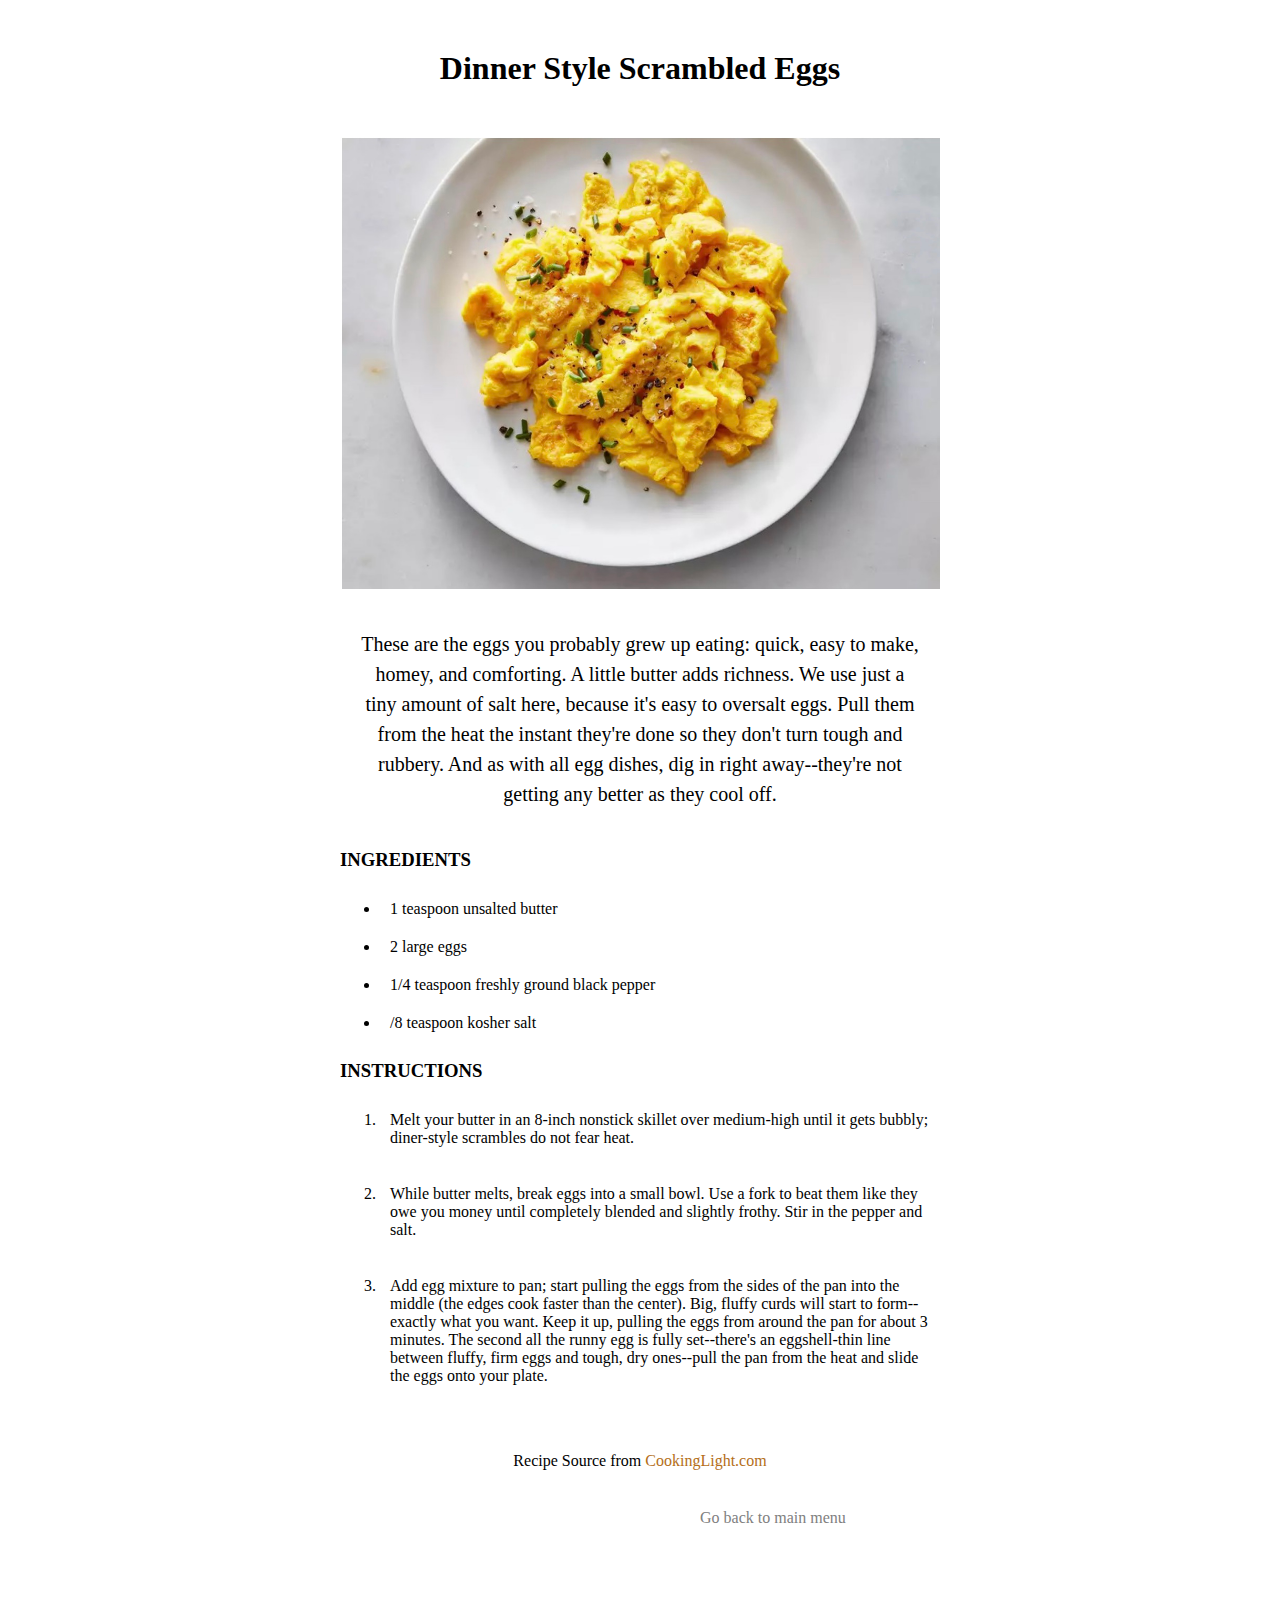
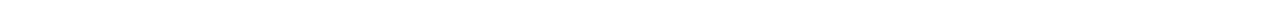
<file: dinner.html>
<!DOCTYPE html>
<html lang="en">
<head>
  <meta charset="UTF-8">
  <title>Dinner Style Scrambled Eggs</title>
  <link rel="stylesheet" href="style.css" />
</head>
<body>
  <h1>Dinner Style Scrambled Eggs</h1>
  <img id="dinner" src="./images/dinner_style.jpg" alt="scrambled eggs with garnish of green herb">
  <div class="container">
    <p>These are the eggs you probably grew up eating: quick, easy to make, homey, and comforting. A little butter adds richness. We use just a tiny amount of salt here, because it's easy to oversalt eggs. Pull them from the heat the instant they're done so they don't turn tough and rubbery. And as with all egg dishes, dig in right away--they're not getting any better as they cool off.</p>
  <h3>INGREDIENTS</h3>
  <ul>
    <li>1 teaspoon unsalted butter</li>
    <li>2 large eggs</li>
    <li>1/4 teaspoon freshly ground black pepper</li>
    <li>/8 teaspoon kosher salt</li>
  </ul>
  <h3>INSTRUCTIONS</h3>
  <ol>
    <li>Melt your butter in an 8-inch nonstick skillet over medium-high until it gets bubbly; diner-style scrambles do not fear heat.</li><br>
    <li>While butter melts, break eggs into a small bowl. Use a fork to beat them like they owe you money until completely blended and slightly frothy. Stir in the pepper and salt.</li><br>
    <li>Add egg mixture to pan; start pulling the eggs from the sides of the pan into the middle (the edges cook faster than the center). Big, fluffy curds will start to form--exactly what you want. Keep it up, pulling the eggs from around the pan for about 3 minutes. The second all the runny egg is fully set--there's an eggshell-thin line between fluffy, firm eggs and tough, dry ones--pull the pan from the heat and slide the eggs onto your plate.</li><br>
  </ol>
  <p class="reference">Recipe Source from <a class="source" href="https://www.cookinglight.com/recipes/diner-style-scrambled-eggs" target="_blank">CookingLight.com</a></p>
  <a class="btn" href="index.html">Go back to main menu</a>
  </div>
</body>
</html>
</file>
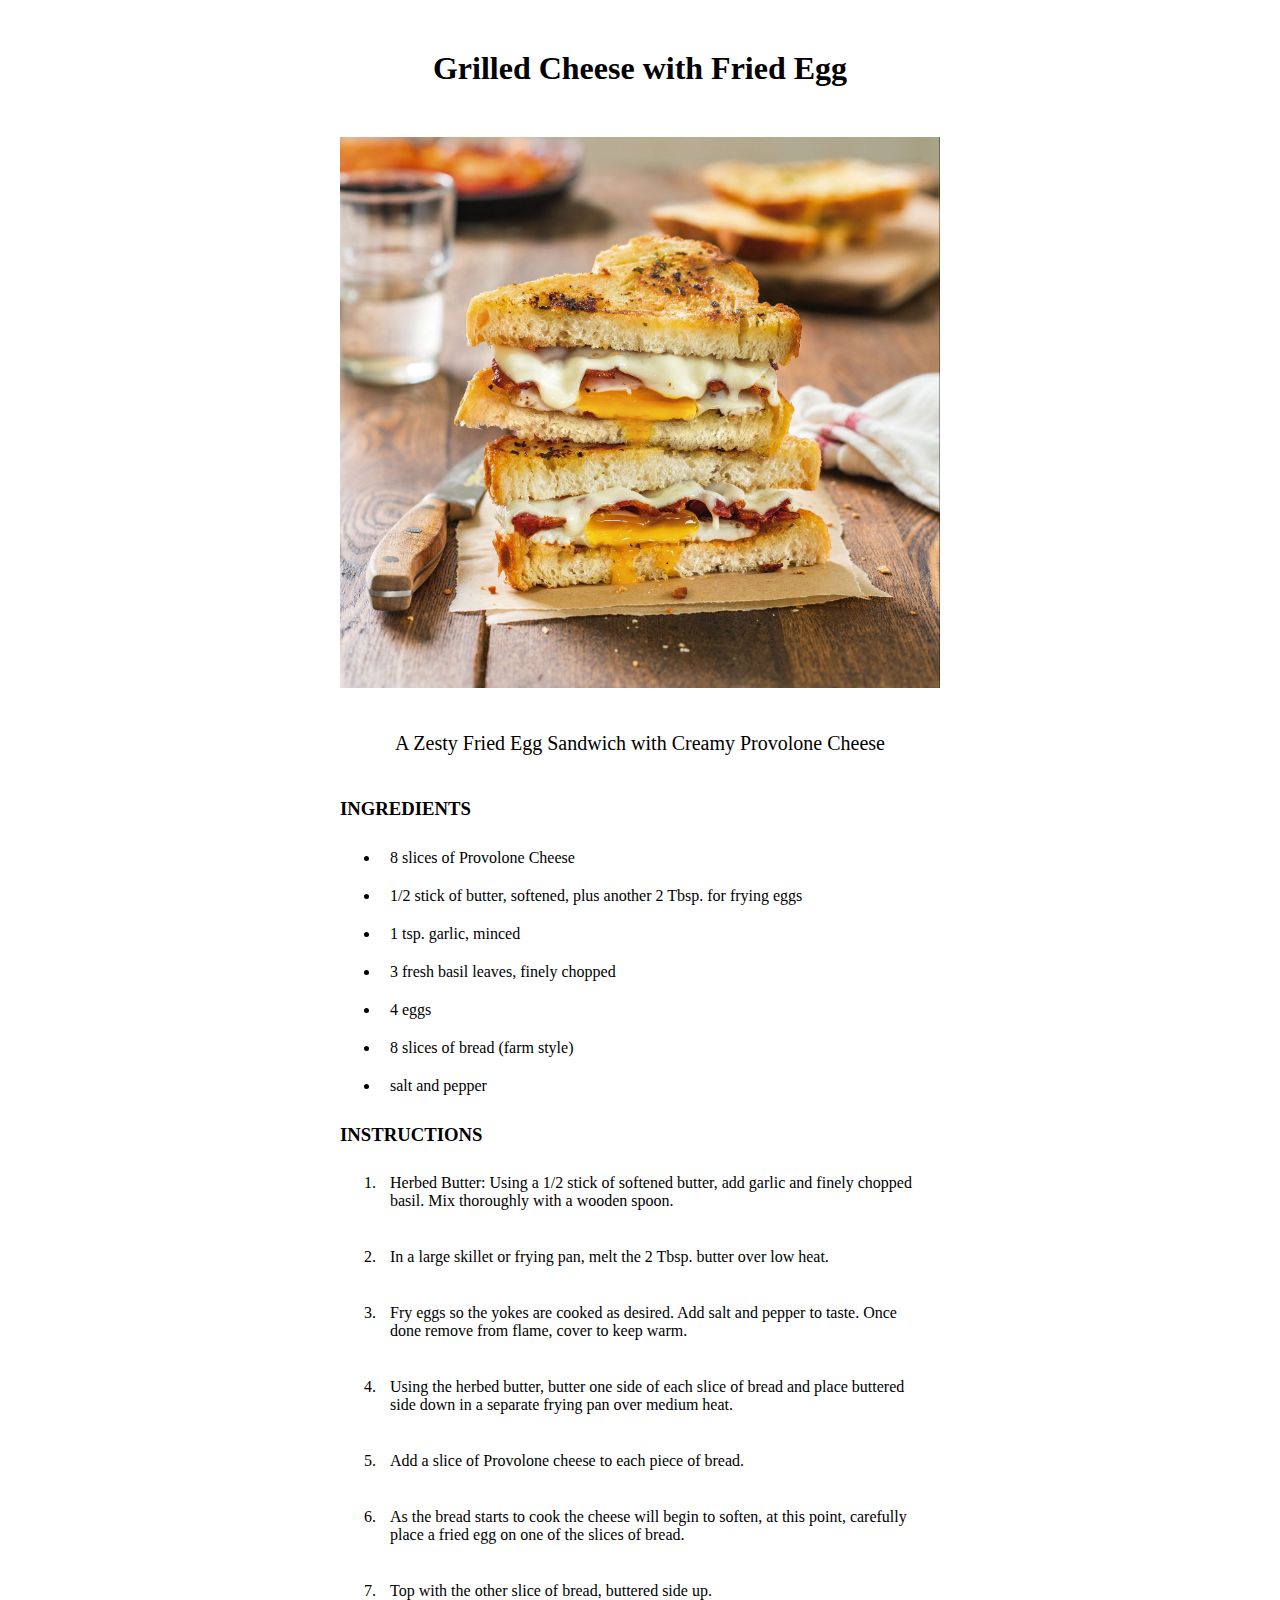
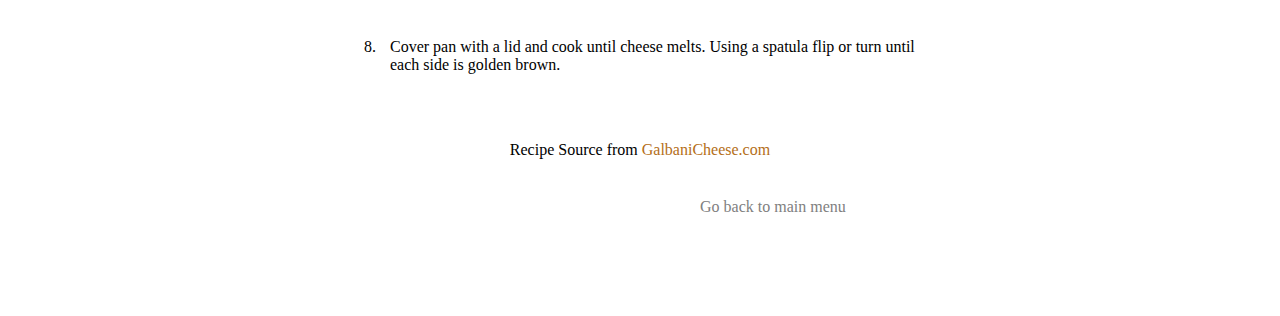
<file: grilled.html>
<!DOCTYPE html>
<html lang="en">
<head>
  <meta charset="UTF-8">
  <title>Grilled</title>
  <link rel="stylesheet" href="style.css" />
</head>
<body>
  <h1>Grilled Cheese with Fried Egg</h1>
  <img id="sandwich" src="./images/Grilled-Cheese-with-Fried-Egg.jpg" alt="A stack of grilled cheese sandwiches with melted cheese and fried eggs inside">
  <p>A Zesty Fried Egg Sandwich with Creamy Provolone Cheese</p>

  <div class="container">

  <h3>INGREDIENTS</h3>
  <ul>
    <li>8 slices of Provolone Cheese</li>
    <li>1/2 stick of butter, softened, plus another 2 Tbsp. for frying eggs</li>
    <li>1 tsp. garlic, minced</li>
    <li>3 fresh basil leaves, finely chopped</li>
    <li>4 eggs
    </li>
    <li>8 slices of bread (farm style)</li>
    <li>salt and pepper</li>
  </ul>

  <h3>INSTRUCTIONS</h3>
  <ol>
    <li>Herbed Butter: Using a 1/2 stick of softened butter, add garlic and finely chopped basil. Mix thoroughly with a wooden spoon.</li><br>
    <li>In a large skillet or frying pan, melt the 2 Tbsp. butter over low heat.</li><br>
    <li>Fry eggs so the yokes are cooked as desired. Add salt and pepper to taste. Once done remove from flame, cover to keep warm.</li><br>
    <li>Using the herbed butter, butter one side of each slice of bread and place buttered side down in a separate frying pan over medium heat.</li><br>
    <li> Add a slice of Provolone cheese to each piece of bread.</li><br>
    <li>As the bread starts to cook the cheese will begin to soften, at this point, carefully place a fried egg on one of the slices of bread.</li><br>
    <li>Top with the other slice of bread, buttered side up.</li><br>
    <li>Cover pan with a lid and cook until cheese melts. Using a spatula flip or turn until each side is golden brown.</li><br>
  </ol>
  <p class="reference">Recipe Source from <a class="source" href="https://galbanicheese.com/recipes/herbed-butter-grilled-cheese-with-fried-egg" target="_blank">GalbaniCheese.com</a></p>
  <a class="btn" href="index.html">Go back to main menu</a>
</div>
</body>
</html>
</file>
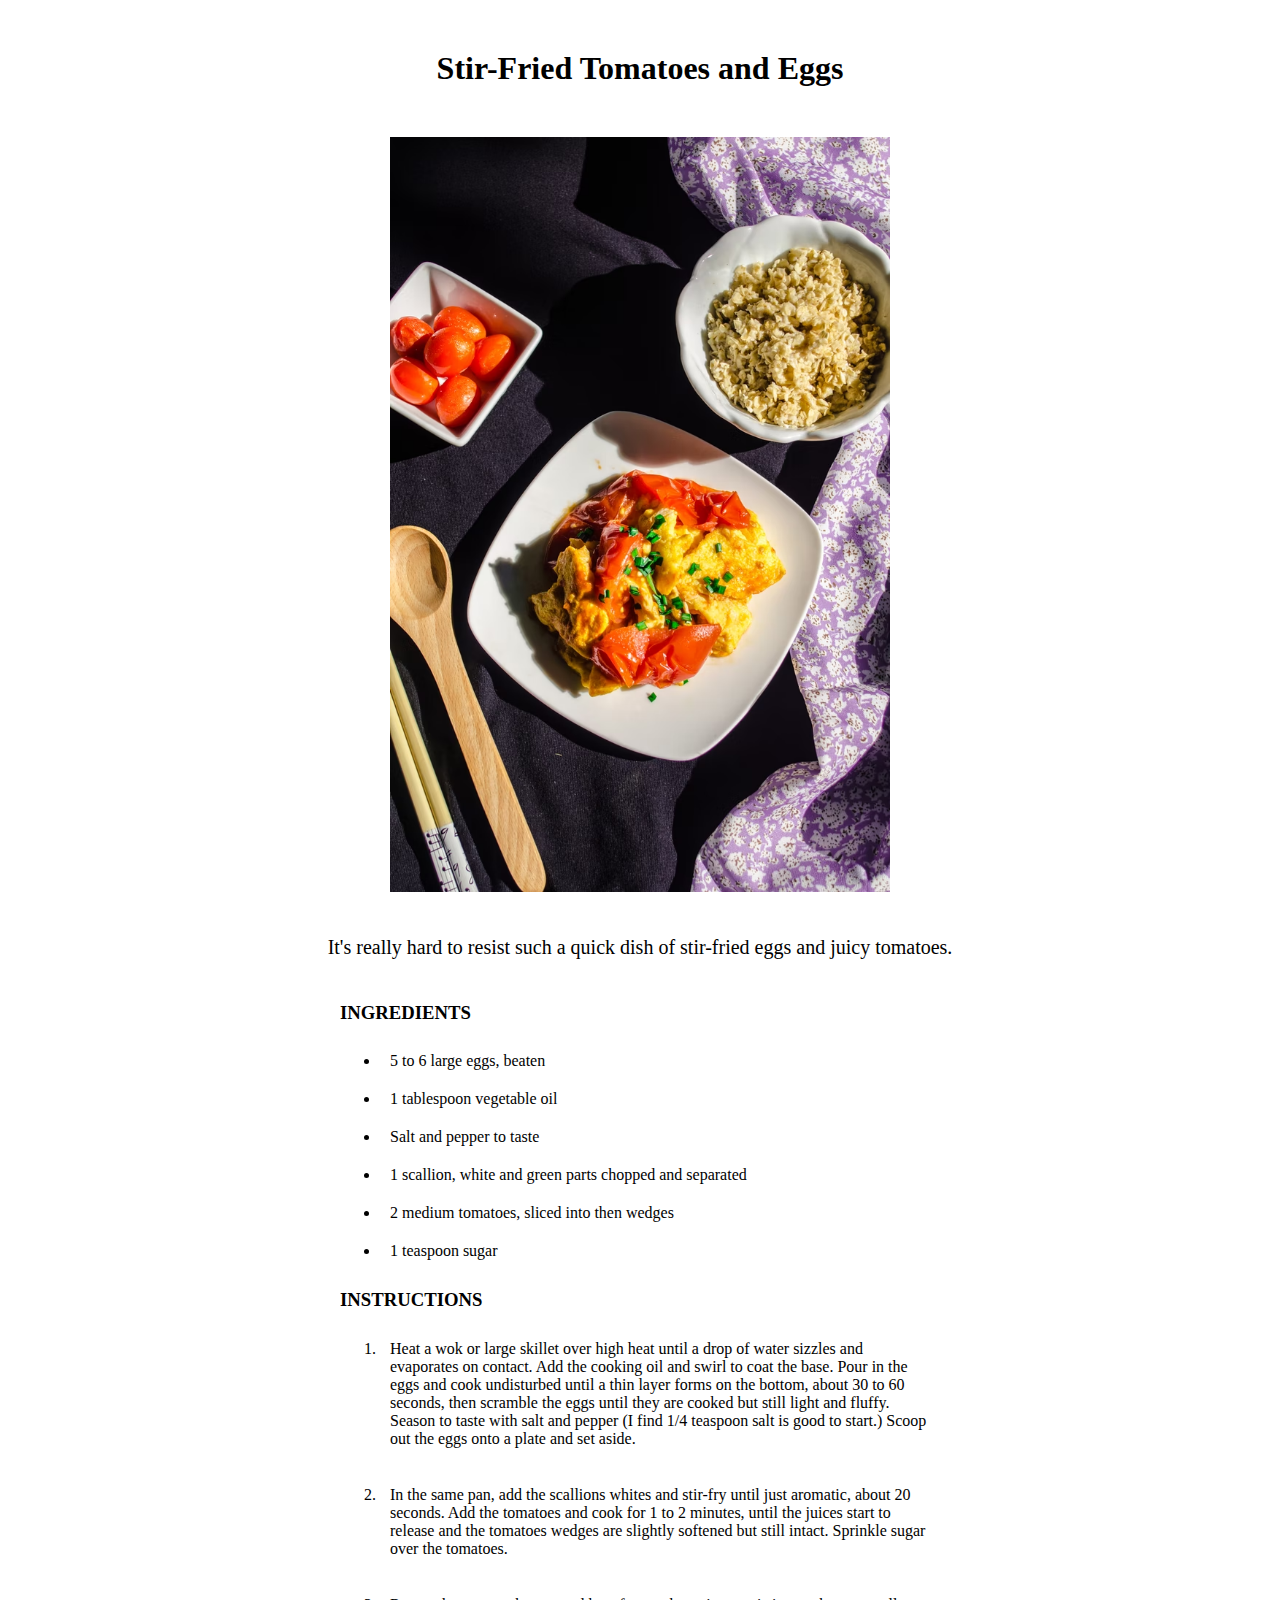
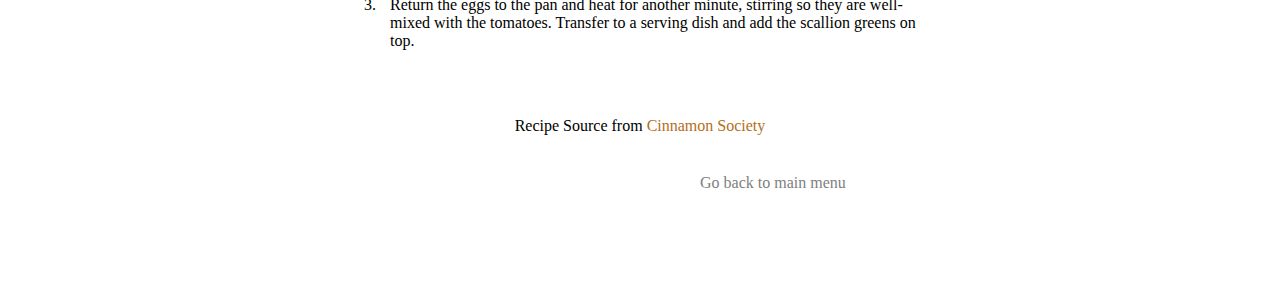
<file: stirFried.html>
<!DOCTYPE html>
<html lang="en">
  <head>
    <meta charset="UTF-8" />
    <title>Stir-Fried Tomatoes and Eggs</title>
    <link rel="stylesheet" href="style.css" />
  </head>
  <body>
    <h1>Stir-Fried Tomatoes and Eggs</h1>
    <img id="stir" src="./images/stir-fried.jpeg" alt="Stir-Fried Tomato and Egg Dish" />
    <p>
      It's really hard to resist such a quick dish of stir-fried eggs and juicy
      tomatoes.
    </p>
   <div class="container">
    <h3>INGREDIENTS</h3>
    <ul>
      <li>5 to 6 large eggs, beaten</li>
      <li>1 tablespoon vegetable oil</li>
      <li>Salt and pepper to taste</li>
      <li>1 scallion, white and green parts chopped and separated</li>
      <li>2 medium tomatoes, sliced into then wedges</li>
      <li>1 teaspoon sugar</li>
    </ul>

    <h3>INSTRUCTIONS</h3>
    <ol>
      <li>
        Heat a wok or large skillet over high heat until a drop of water sizzles
        and evaporates on contact. Add the cooking oil and swirl to coat the
        base. Pour in the eggs and cook undisturbed until a thin layer forms on
        the bottom, about 30 to 60 seconds, then scramble the eggs until they
        are cooked but still light and fluffy. Season to taste with salt and
        pepper (I find 1/4 teaspoon salt is good to start.) Scoop out the eggs
        onto a plate and set aside.
      </li>
      <br />

      <li>
        In the same pan, add the scallions whites and stir-fry until just
        aromatic, about 20 seconds. Add the tomatoes and cook for 1 to 2
        minutes, until the juices start to release and the tomatoes wedges are
        slightly softened but still intact. Sprinkle sugar over the tomatoes.
      </li>
      <br />

      <li>
        Return the eggs to the pan and heat for another minute, stirring so they
        are well-mixed with the tomatoes. Transfer to a serving dish and add the
        scallion greens on top.
      </li>
      <br />
    </ol>
    <p class="reference">Recipe Source from <a class="source" href="https://cinnamonsociety.com/recipes/stir-fried-tomato-eggs" target="_blank">Cinnamon Society</a></p>
    <a class="btn" href="index.html">Go back to main menu</a>
   </div>
  </body>
</html>
</file>
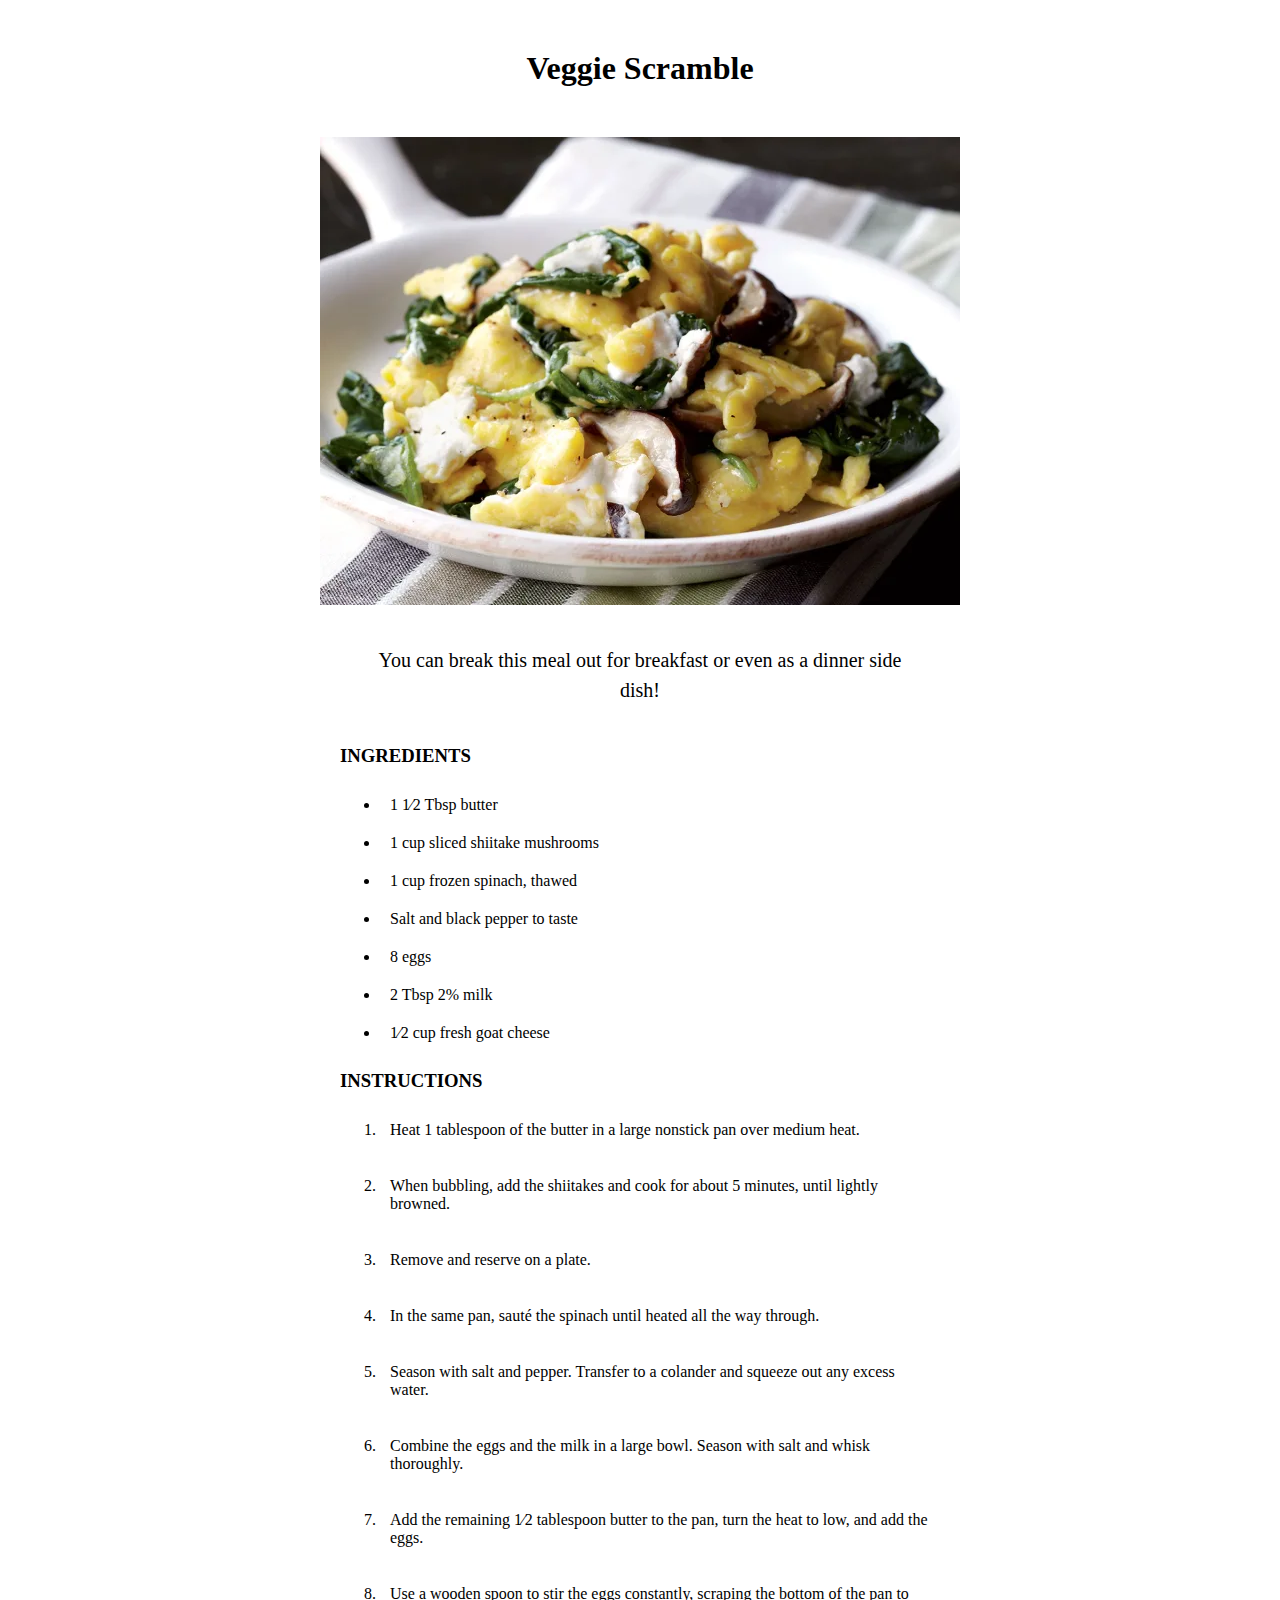
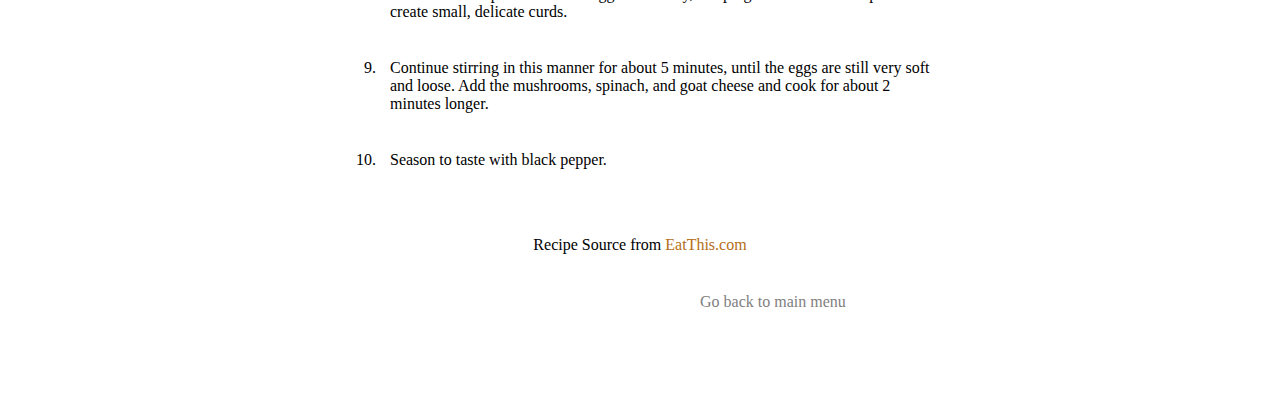
<file: veggie.html>
<!DOCTYPE html>
<html lang="en">
<head>
  <meta charset="UTF-8">
  <title>Veggie Scramble</title>
  <link rel="stylesheet" href="style.css" />
</head>
<body>
  <h1>Veggie Scramble</h1>
  <img src="./images/veggie.jpeg" alt="Scrambled egg with spinach, mushrooms, and goat cheese">
  <div class="container">
    <p>You can break this meal out for breakfast or even as a dinner side dish!</p>
    <h3>INGREDIENTS</h3>
  <ul>
    <li>1 1⁄2 Tbsp butter
    </li>
    <li>1 cup sliced shiitake mushrooms</li>
    <li>1 cup frozen spinach, thawed</li>
    <li>Salt and black pepper to taste</li>
    <li>8 eggs</li>
    <li>2 Tbsp 2% milk</li>
    <li>1⁄2 cup fresh goat cheese</li>
  </ul>
  <h3>INSTRUCTIONS</h3>
  <ol>
    <li>Heat 1 tablespoon of the butter in a large nonstick pan over medium heat.</li><br>
    <li>When bubbling, add the shiitakes and cook for about 5 minutes, until lightly browned.</li><br>
    <li>Remove and reserve on a plate.
    </li><br>
    <li>In the same pan, sauté the spinach until heated all the way through.</li><br>
    <li>Season with salt and pepper. Transfer to a colander and squeeze out any excess water.</li><br>
    <li>Combine the eggs and the milk in a large bowl. Season with salt and whisk thoroughly.</li><br>
    <li>Add the remaining 1⁄2 tablespoon butter to the pan, turn the heat to low, and add the eggs.</li><br>
    <li>Use a wooden spoon to stir the eggs constantly, scraping the bottom of the pan to create small, delicate curds.</li><br>
    <li>Continue stirring in this manner for about 5 minutes, until the eggs are still very soft and loose. Add the mushrooms, spinach, and goat cheese and cook for about 2 minutes longer.</li><br>
    <li>Season to taste with black pepper.</li><br>
  </ol>
  <p class="reference">Recipe Source from <a class="source" href="https://www.eatthis.com/veggie-scramble-goat-cheese-recipe/" target="_blank">EatThis.com</a></p>
  <a class="btn" href="index.html">Go back to main menu</a>
  </div>
</body>
</html>
</file>
<file: style.css>
#title {
  text-align: center;
  margin-top: 13%;
  font-size: 2.5em;
}
#subtitle {
  margin-bottom: 50px;
  padding: 0;
}
h1 {
  text-align: center;
  margin: 50px;
  font-size: 2em;
}
span {
  font-size: 0.8em;
}
p {
  text-align: center;
  font-size: 20px;
  padding: 20px;
  line-height: 1.5;

}
img {
  display: block;
  margin-left: auto;
  margin-right: auto;
}
#sandwich,
#dinner {
  width: 600px;
}
#main_list {
  margin-left: 16%;
  margin-top: 3em;
  margin-bottom: 6em;
  font-size: 1.2em;
}
.ml_items {
  padding: 15px;
}
a {
  text-decoration: none;
  color: black;
}
.container {
  width: 600px;
  margin-left: auto;
  margin-right: auto;
  margin-bottom: 100px;
}
li {
  padding: 10px;
}
.btn {
  color: grey;
  margin-left: 360px;
}
.reference {
  font-size: 1em;
}
.source {
  color: rgb(180, 110, 24);
}
#egg {
  font-size: 0.7em;
  margin-left: 48%;
  color: grey;
}
#stir {
  width: 500px;
}
</file>
